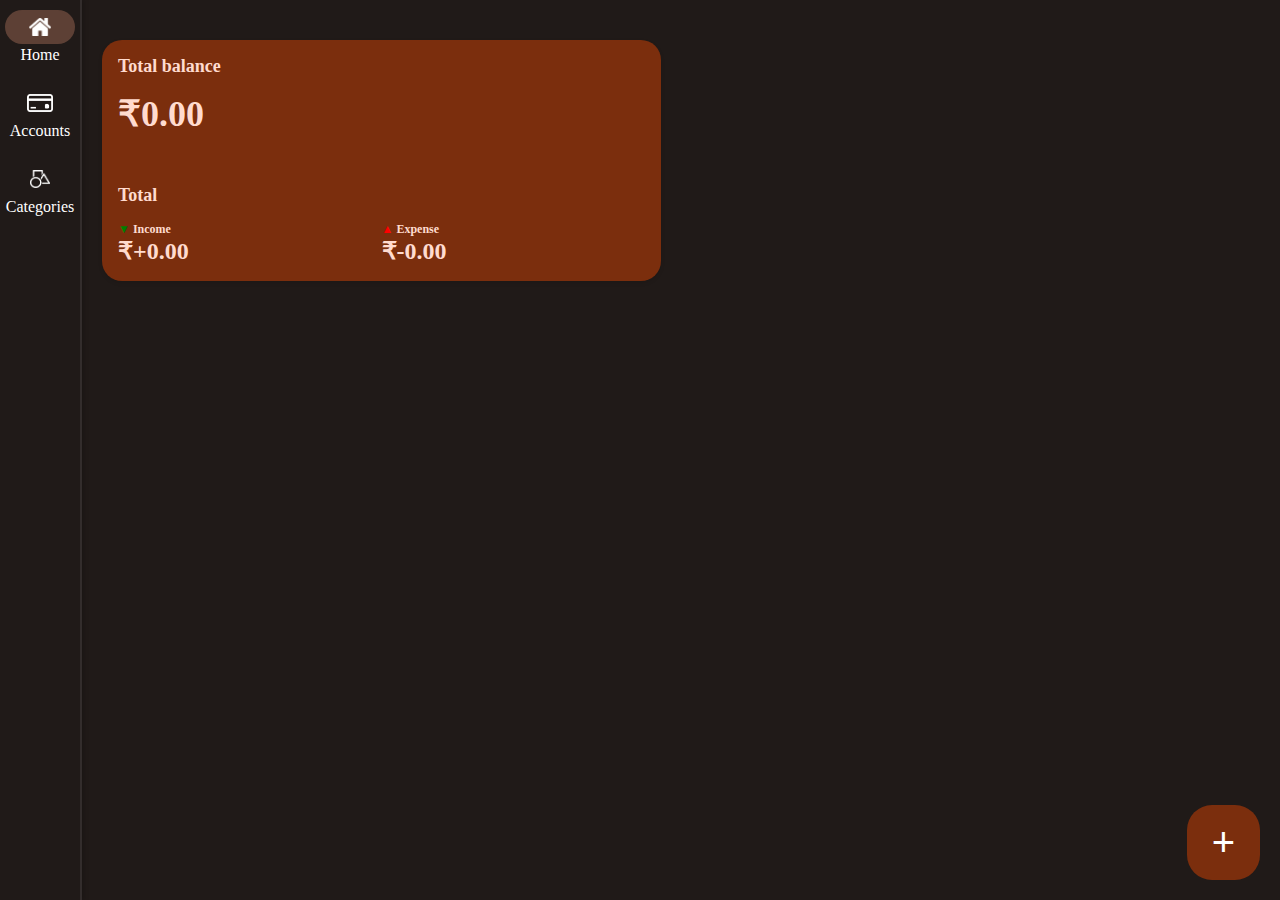
<file: index.html>
<!DOCTYPE html>
<html>
<head>
    <meta charset='utf-8'>
    <meta http-equiv='X-UA-Compatible' content='IE=edge'>
    <title>Finance Manager</title>
    <meta name='viewport' content='width=device-width, initial-scale=1'>
    <link rel='stylesheet' type='text/css' media='screen' href='main.css'>
</head>
<body>
    <div id="add-btn-div">
        <button id="add-btn" class="fontsize32">+</button>
    </div>
    <div id="main">
        <div id="sidebar">
            <div class="sidebar-button">
                <div id="sidebar-button-home" class="sidebar-button-icon selected-sidebar-button">
                    <img src="home.png">
                </div>
                <div class="sidebar-button-text">
                    Home
                </div>
            </div>
            <div class="sidebar-button">
                <div id="sidebar-button-accounts" class="sidebar-button-icon">
                    <img src="accounts.png">
                </div>
                <div class="sidebar-button-text">
                    Accounts
                </div>
            </div>
            <div class="sidebar-button">
                <div id="sidebar-button-categories" class="sidebar-button-icon">
                    <img src="categories.png">
                </div>
                <div class="sidebar-button-text">
                    Categories
                </div>
            </div>
        </div>
        <div id="main-section">
            <div id="home">
                <div id="balance-section">
                    <div id="balance-card">
                        <div id="balance">
                            <div class="fontsize18 fontweight600 paddingbottom16">Total balance</div>
                            <div class="fontsize36 fontweight800" id="balance-amount">₹0.00</div>
                        </div>
                        <div class="fontsize18 fontweight600 paddingbottom16">Total</div>
                        <div id="income-expense-section">
                            <div id="income">
                                <div class="fontsize12 fontweight600"><span class="green-color">▼</span> Income</div>
                                <div class="fontsize24 fontweight800" id="income-amount">+₹0.00</div>
                            </div>
                            <div id="expense">
                                <div class="fontsize12 fontweight600"><span class="red-color">▲</span> Expense</div>
                                <div class="fontsize24 fontweight800" id="expense-amount">-₹0.00</div>
                            </div>
                        </div>
                    </div>
                </div>
                <div id="history-section"></div>
            </div>
            <div id="categories"></div>
        </div>
    </div>
    <script src='main.js'></script>
</body>
</html>
</file>
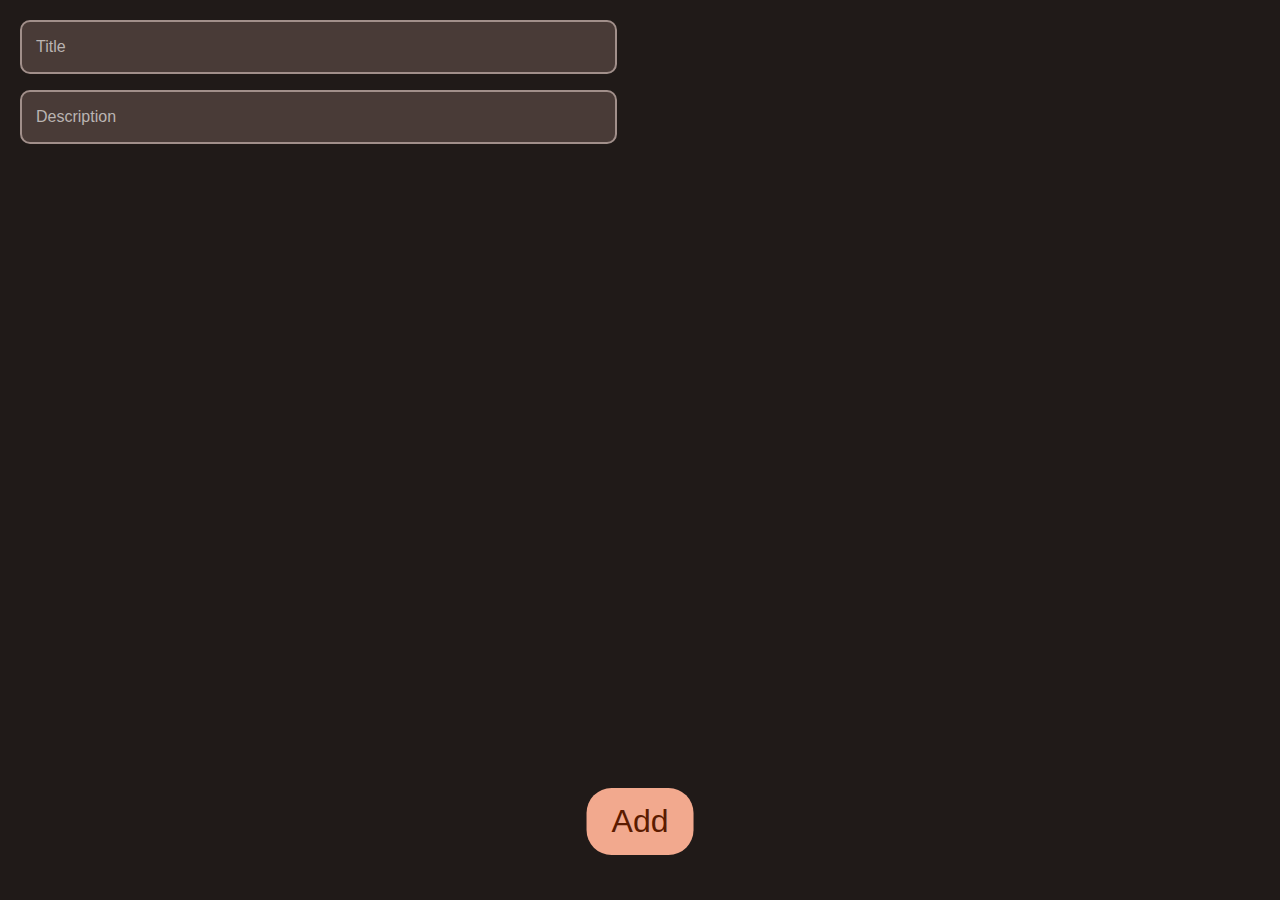
<file: category.html>
<!DOCTYPE html>
<html>
<head>
    <meta charset='utf-8'>
    <meta http-equiv='X-UA-Compatible' content='IE=edge'>
    <title>Add category</title>
    <meta name='viewport' content='width=device-width, initial-scale=1'>
    <link rel='stylesheet' type='text/css' media='screen' href='category.css'>
</head>
<body>
    <div id="action-btns-div">
        <button id="action-btn">Add</button>
        <button id="delete-btn">Delete</button>
    </div>
    <div id="section1">
        <input type="text" id="title" class="textfield" placeholder="Title">
        <input type="text" id="description" class="textfield" placeholder="Description">
    </div>

    <script src='category.js'></script>
</body>
</html>
</file>
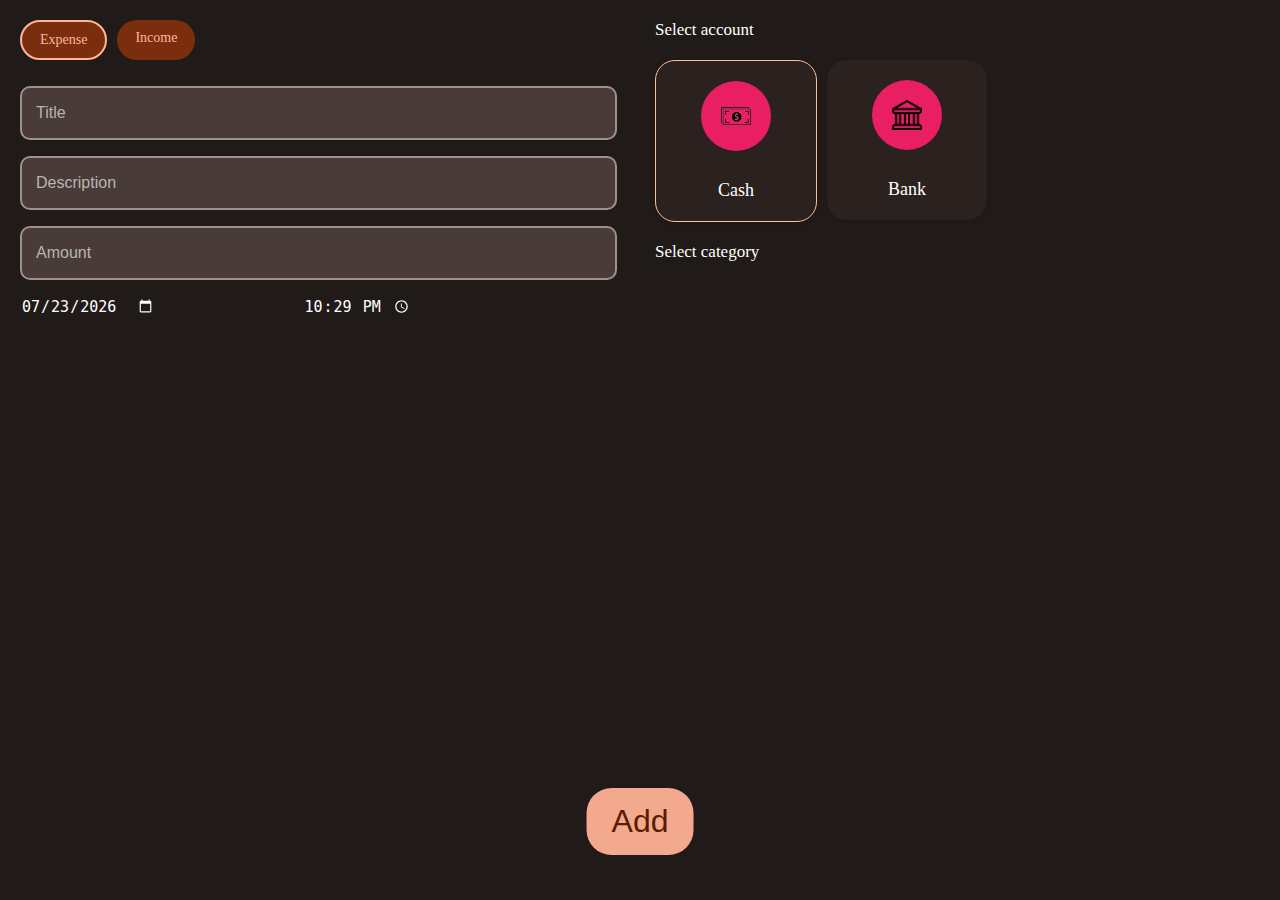
<file: transaction.html>
<!DOCTYPE html>
<html>
<head>
    <meta charset='utf-8'>
    <meta http-equiv='X-UA-Compatible' content='IE=edge'>
    <title>Add transaction</title>
    <meta name='viewport' content='width=device-width, initial-scale=1'>
    <link rel='stylesheet' type='text/css' media='screen' href='transaction.css'>
</head>
<body>
    <div id="action-btns-div">
        <button id="action-btn">Add</button>
        <button id="delete-btn">Delete</button>
    </div>
    <div id="section1">
        <div id="types-row">
            <div class="type selected-type" id="expense">Expense</div>
            <div class="type" id="income">Income</div>
        </div>
        <input type="text" id="title" class="textfield" placeholder="Title">
        <input type="text" id="description" class="textfield" placeholder="Description">
        <input type="number" id="amount" class="textfield" placeholder="Amount" min="0" onkeypress="return event.charCode != 45">
        <div id="date-time-row">
            <input type="date" id="date">
            <input type="time" id="time">
        </div>
    </div>
    <div id="section2">
        <div class="select-text">Select account</div>
        <div id="accounts">
            <div id="cash" class="account-card selected-account">
                <div class="account-icon">
                    <img src="cash.png">
                </div>
                <div class="account-text">Cash</div>
            </div>
            <div id="bank" class="account-card">
                <div class="account-icon">
                    <img src="bank.png">
                </div>
                <div class="account-text">Bank</div>
            </div>
        </div>
        <div class="select-text">Select category</div>
        <div id="categories">
            <!-- <div class="category">Add new</div> -->
        </div>
    </div>

    <script src='transaction.js'></script>
</body>
</html>
</file>
<file: main.css>
body {
    margin: 0;
    padding: 0;
    background-color: #201a18;
}

#add-btn-div {
    position: fixed;
    bottom: 0;
    right: 0;
    margin: 20px;
}

#add-btn {
    padding: 15px 25px;
    border-radius: 25px;
    background-color: #7b2e0d;
    border: none;
    cursor: pointer;
    color: white;
    font: bolder;
    font-size: 40px;
}

#add-btn:hover {
    filter: brightness(1.17);
}

#main {
    display: flex;
    height: 100vh;
}

#sidebar {
    width: 80px;
    border-right: 2px solid #332d2c;
    box-shadow: 2px 0 5px rgba(0, 0, 0, 0.2);
    display: flex;
    flex-direction: column;
    align-items: center;
}

.sidebar-button {
    display: flex;
    flex-direction: column;
    justify-content: center;
    align-items: center;
    margin: 10px;
    cursor: pointer;
}

.selected-sidebar-button {
    background-color: #5d4035;
}

.sidebar-button-icon {
    display: flex;
    justify-content: center;
    align-items: center;
    width: 30px;
    height: 18px;
    padding: 8px 20px;
    border-radius: 30px;
}

.sidebar-button-icon img {
    width: auto;
    height: 100%;
    filter: brightness(0) invert(1);
}

.sidebar-button-text {
    color: white;
    margin: 2px;
}

#main-section {
    width: 100%;
}

#home {
    flex: 1;
    color: #34495e;
    display: grid;
    grid-template-columns: 1fr 1fr;
}

#balance-card {
    margin: 40px 20px;
    border-radius: 20px;
    box-shadow: 0 2px 4px rgba(0, 0, 0, 0.1);
    padding: 16px;
    color: #ffdbcf;
    background-color: #7b2e0d;
    display: flex;
    flex-direction: column;
}

#balance {
    margin-bottom: 50px;
}

.green-color {
    color: green;
}

.red-color {
    color: red;
}

#income-expense-section {
    display: grid;
    grid-template-columns: 1fr 1fr;
}

#history-section {
    padding: 25px;
    color: white;
    overflow-y: auto;
    margin-bottom: 100px;
}

.history-tile {
    display: grid;
    grid-template-columns: 1fr;
    border-bottom: 2px solid #332d2c;
    padding: 15px;
    border-radius: 20px;
}

.history-tile:hover {
    background-color: #332d2c;
}

.history-tile-content {
    display: flex;
    justify-content: space-between;
    align-items: center;
}

.history-tile-info {
    display: flex;
    justify-content: space-between;
    margin-top: 4px;
    color: #bfbdbd;
}

#accounts {
    width: 100%;
}

#accounts-section {
    display: grid;
    grid-template-columns: repeat(auto-fill, minmax(300px, 1fr));
}

.account-card {
    margin: 40px 20px;
    border-radius: 20px;
    box-shadow: 0 2px 4px rgba(0, 0, 0, 0.1);
    padding: 16px;
    color: black;
    background-color: #ffdbd7;
    display: flex;
    flex-direction: column;
}

.account-card-row1 {
    display: flex;
    justify-content: space-between;
    color: #400014;
    margin-bottom: 20px;
}

.account-card-row2 {
    color: #400014;
    font-size: 36px;
    font-weight: bolder;
    margin-bottom: 40px;
}

.account-card-row3 {
    color: #400014;
    font-size: 18px;
    font-weight: bold;
    margin-bottom: 10px;
}

.account-card-row4 {
    display: grid;
    grid-template-columns: 1fr 1fr;
    color: #703747;
    margin-bottom: 10px;
}

.account-card-row5 {
    display: grid;
    grid-template-columns: 1fr 1fr;
    color: #400014;
    font-size: 20px;
    font-weight: 600;
}

#categories {
    padding: 20px;
    display: grid;
    grid-template-columns: repeat(auto-fill, minmax(300px, 1fr));
    gap: 15px;
}

.category {
    display: flex;
    flex-direction: column;
    gap: 5px;
    padding: 30px 15px;
    color: white;
    border-radius: 20px;
    background-color: #53433e;
    cursor: pointer;
}

.category:hover {
    background-color: #5a4a46;
}

.category-description {
    font-size: 14px;
    color: #958783;
}


.fontsize12 {
    font-size: 12px;
}

.fontsize14 {
    font-size: 14px;
}

.fontsize16 {
    font-size: 16px;
}

.fontsize18 {
    font-size: 18px;
}

.fontsize20 {
    font-size: 20px;
}

.fontsize24 {
    font-size: 24px;
}

.fontsize32 {
    font-size: 32px;
}

.fontsize36 {
    font-size: 36px;
}

.fontweight600 {
    font-weight: 600;
}

.fontweight800 {
    font-weight: 800;
}

.paddingleft16 {
    padding-left: 16px;
}

.paddingtop16 {
    padding-top: 16px;
}

.paddingbottom16 {
    padding-bottom: 16px;
}
</file>
<file: category.css>
body {
    background-color: #201a18;
    display: grid;
    grid-template-columns: 1fr 1fr;
    gap: 30px;
    margin: 20px;
}

#action-btns-div {
    position: fixed;
    bottom: 5%;
    left: 50%;
    transform: translateX(-50%);
    display: flex;
    gap: 20px;
    justify-content: center;
    align-items: center;
}

#action-btn, #delete-btn {
    padding: 15px 25px;
    border-radius: 25px;
    background-color: #f2a98e;
    border: none;
    color: #5b1b00;
    cursor: pointer;
    font-size: 32px;
}

#delete-btn {
    display: none;
}

#action-btn:hover, #delete-btn:hover {
    filter: brightness(0.9);
}

#section1 {
    display: flex;
    flex-direction: column;
    row-gap: 16px;
    margin-right: 40px;
}

.textfield {
    width: 100%;
    padding: 16px 14px;
    border-radius: 10px;
    border: 2px solid #a18f8a;
    outline: none;
    font-size: 16px;
    background-color: #493b37;
    color: white;
    caret-color: #ffb59a;
}

.textfield::placeholder {
    color: #bab4b2;
}

.textfield:focus {
    border: 2px solid #ffb59a;
}
</file>
<file: transaction.css>
body {
    background-color: #201a18;
    display: grid;
    grid-template-columns: 1fr 1fr;
    gap: 30px;
    margin: 20px;
}

#action-btns-div {
    position: fixed;
    bottom: 5%;
    left: 50%;
    transform: translateX(-50%);
    display: flex;
    gap: 20px;
    justify-content: center;
    align-items: center;
}

#action-btn, #delete-btn {
    padding: 15px 25px;
    border-radius: 25px;
    background-color: #f2a98e;
    border: none;
    color: #5b1b00;
    cursor: pointer;
    font-size: 32px;
}

#delete-btn {
    display: none;
}

#action-btn:hover, #delete-btn:hover {
    filter: brightness(0.9);
}

#section1 {
    display: flex;
    flex-direction: column;
    row-gap: 16px;
    margin-right: 40px;
}

#types-row {
    display: flex;
    margin-bottom: 10px;
}

.type {
    margin-right: 10px;
    padding: 10px 18px;
    font-size: 14px;
    color: #ffb59a;
    background-color: #7b2e0d;
    border-radius: 25px;
    cursor: pointer;
}

.selected-type {
    border: 2px solid #ffb59a;
}

.textfield {
    width: 100%;
    padding: 16px 14px;
    border-radius: 10px;
    border: 2px solid #a18f8a;
    outline: none;
    font-size: 16px;
    background-color: #493b37;
    color: white;
    caret-color: #ffb59a;
}

.textfield::placeholder {
    color: #bab4b2;
}

.textfield:focus {
    border: 2px solid #ffb59a;
}

#date-time-row {
    display: grid;
    grid-template-columns: 1fr 1fr;
}

#date {
    background-color: transparent;
    width: fit-content;
    color: white;
    font-size: 15px;
    border: none;
}

#time {
    background-color: transparent;
    width: fit-content;
    color: white;
    font-size: 15px;
    border: none;
}

::-webkit-calendar-picker-indicator {
    filter: invert(1);
}

.select-text {
    font-size: 17px;
    color: white;
}

#section2 {
    display: flex;
    flex-direction: column;
    gap: 20px;
}

#accounts {
    display: flex;
    gap: 10px;
}

.account-card {
    width: 120px;
    height: 120px;
    border-radius: 20px;
    box-shadow: 0 2px 4px rgba(0, 0, 0, 0.1);
    padding: 20px;
    color: white;
    background-color: #2B211E;
    display: flex;
    flex-direction: column;
    justify-content: space-between;
    align-items: center;
}

.account-card:hover {
    background-color: #332A27;
}

.account-icon {
    width: 30px;
    height: 30px;
    padding: 20px;
    display: flex;
    justify-content: center;
    align-items: center;
    border-radius: 50%;
    background-color: #e91e63;
}

.selected-account {
    border: 1px solid #ffbf95;
}

.account-icon img {
    width: 100%;
    height: auto;
    /* filter: invert(9%) sepia(95%) saturate(3187%) hue-rotate(27deg) brightness(95%) contrast(102%); */
}

.account-text {
    font-size: 18px;
}

#categories {
    display: flex;
    gap: 10px;
    overflow-x: auto;
}

.category {
    border-radius: 20px;
    width: auto;
    padding: 12px 40px;
    border: 1px solid #9f8d86;
    color: #FFB59A;
    display: flex;
    justify-content: center;
    align-items: center;
}

.selected-category {
    border: 2px solid #FFB59A;
}
</file>
